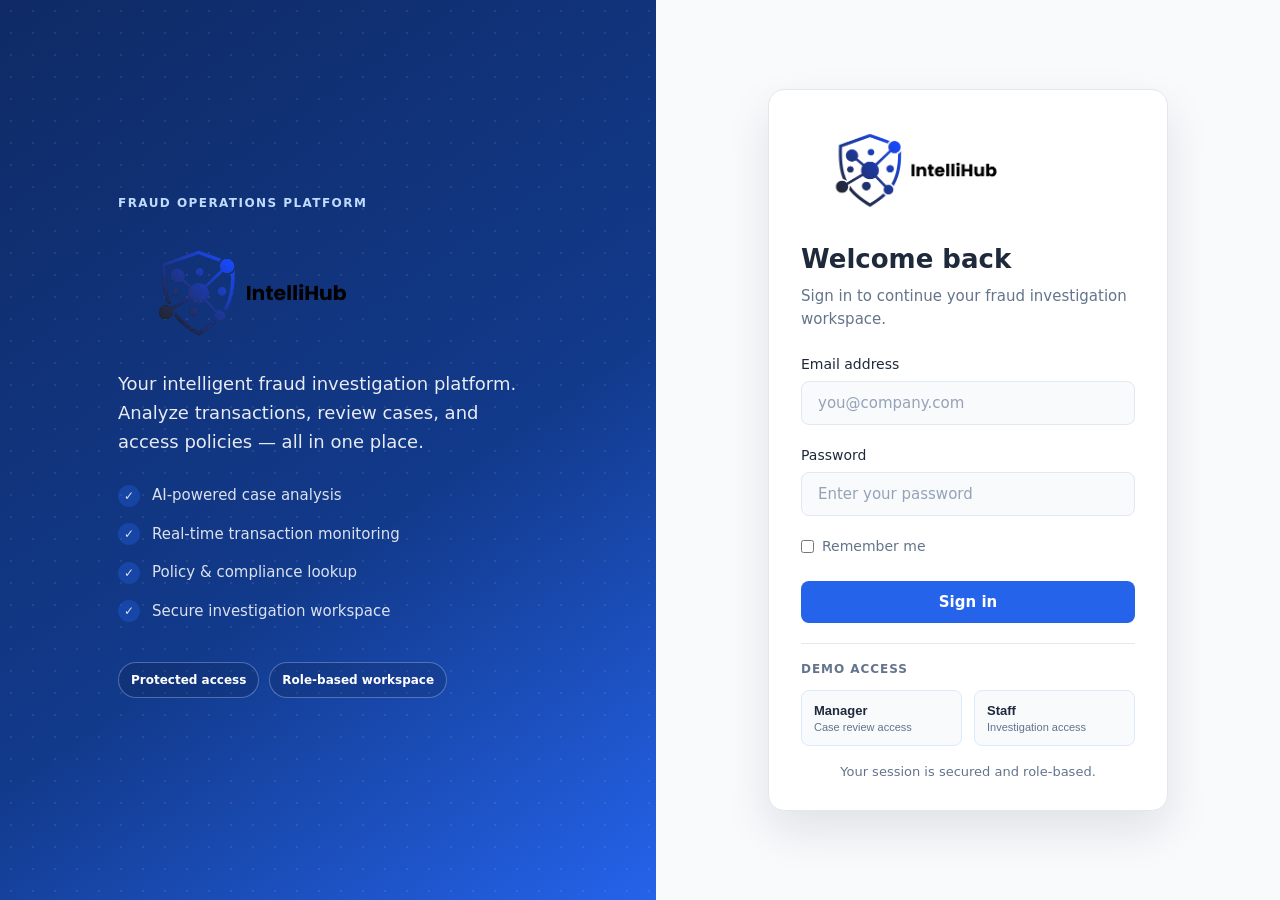
<file: Interface/login.html>
<!doctype html>
<html lang="en">
	<head>
		<meta charset="UTF-8" />
		<meta name="viewport" content="width=device-width, initial-scale=1.0" />
		<title>Sign In — IntelliHub</title>
		<link rel="stylesheet" href="assets/styles.css?v=20260821" />
	</head>
	<body>
		<div class="login-page">
			<div class="login-brand">
				<div class="brand-content">
					<p class="brand-eyebrow">Fraud operations platform</p>
					<div class="brand-logo">
						<div class="brand-logo-wrap">
							<img
								src="assets/logo.png?v=20260821"
								alt="IntelliHub"
								class="brand-logo-img"
							/>
						</div>
					</div>
					<p class="brand-tagline">
						Your intelligent fraud investigation platform. Analyze transactions,
						review cases, and access policies — all in one place.
					</p>
					<ul class="brand-features">
						<li>AI-powered case analysis</li>
						<li>Real-time transaction monitoring</li>
						<li>Policy & compliance lookup</li>
						<li>Secure investigation workspace</li>
					</ul>
					<div class="brand-assurance">
						<span>Protected access</span>
						<span>Role-based workspace</span>
					</div>
				</div>
			</div>

			<div class="login-form-panel">
				<div class="login-card">
					<div class="login-card-logo-wrap">
						<img
							src="assets/logo.png?v=20260821"
							alt="IntelliHub"
							class="login-card-logo"
						/>
					</div>
					<h1>Welcome back</h1>
					<p class="login-subtitle">
						Sign in to continue your fraud investigation workspace.
					</p>

					<div
						id="errorAlert"
						class="alert alert-error"
						style="display: none"
					></div>

					<form id="loginForm">
						<div class="form-group">
							<label for="email">Email address</label>
							<input
								type="email"
								id="email"
								name="email"
								placeholder="you@company.com"
								required
								autocomplete="email"
							/>
						</div>

						<div class="form-group">
							<label for="password">Password</label>
							<input
								type="password"
								id="password"
								name="password"
								placeholder="Enter your password"
								required
								autocomplete="current-password"
							/>
						</div>

						<div class="form-row">
							<label class="checkbox-label">
								<input type="checkbox" id="remember" />
								Remember me
							</label>
						</div>

						<button type="submit" class="btn btn-primary" id="loginBtn">
							Sign in
						</button>
					</form>

					<div class="demo-access">
						<p>Demo access</p>
						<div class="demo-access-options">
							<button type="button" class="demo-access-option" data-email="manager@intellihub.com" data-password="manager123">
								<strong>Manager</strong><span>Case review access</span>
							</button>
							<button type="button" class="demo-access-option" data-email="staff@intellihub.com" data-password="staff123">
								<strong>Staff</strong><span>Investigation access</span>
							</button>
						</div>
					</div>

					<div class="login-footer">
						Your session is secured and role-based.
					</div>
				</div>
			</div>
		</div>

		<script>
			const API = "../Logic/auth.php";

			async function checkSession() {
				const res = await fetch(`${API}?action=check`, {
					credentials: "include",
				});
				const data = await res.json();
				if (data.authenticated) {
					window.location.href = "dashboard.php";
				}
			}

			checkSession();

			document.querySelectorAll(".demo-access-option").forEach((option) => {
				option.addEventListener("click", () => {
					document.getElementById("email").value = option.dataset.email;
					document.getElementById("password").value = option.dataset.password;
					document.getElementById("password").focus();
				});
			});

			document
				.getElementById("loginForm")
				.addEventListener("submit", async (e) => {
					e.preventDefault();

					const btn = document.getElementById("loginBtn");
					const errorAlert = document.getElementById("errorAlert");
					errorAlert.style.display = "none";

					btn.disabled = true;
					btn.textContent = "Signing in…";

					try {
						const res = await fetch(`${API}?action=login`, {
							method: "POST",
							credentials: "include",
							headers: { "Content-Type": "application/json" },
							body: JSON.stringify({
								email: document.getElementById("email").value,
								password: document.getElementById("password").value,
							}),
						});

						const data = await res.json();

						if (!res.ok) {
							errorAlert.textContent = data.error || "Login failed.";
							errorAlert.style.display = "block";
							return;
						}

						window.location.href = "dashboard.php";
					} catch {
						errorAlert.textContent = "Unable to connect to server.";
						errorAlert.style.display = "block";
					} finally {
						btn.disabled = false;
						btn.textContent = "Sign in";
					}
				});
		</script>
	</body>
</html>
</file>
<file: Interface/assets/styles.css>
:root {
	--ih-primary: #1e3a5f;
	--ih-primary-dark: #152a45;
	--ih-accent: #2563eb;
	--ih-accent-hover: #1d4ed8;
	--ih-success: #059669;
	--ih-warning: #d97706;
	--ih-danger: #dc2626;
	--ih-bg: #f1f5f9;
	--ih-surface: #ffffff;
	--ih-text: #1e293b;
	--ih-muted: #64748b;
	--ih-border: #e2e8f0;
	--ih-user-bubble: #2563eb;
	--ih-bot-bubble: #f8fafc;
	--ih-shadow: 0 4px 24px rgba(15, 23, 42, 0.08);
	--ih-shadow-lg: 0 12px 40px rgba(15, 23, 42, 0.12);
	--ih-radius: 12px;
	--ih-radius-sm: 8px;
	--ih-font: "Segoe UI", system-ui, -apple-system, sans-serif;
	--ih-header-h: 76px;
}

*,
*::before,
*::after {
	box-sizing: border-box;
	margin: 0;
	padding: 0;
}

body {
	font-family: var(--ih-font);
	background: var(--ih-bg);
	color: var(--ih-text);
	line-height: 1.5;
	min-height: 100vh;
}

.hidden {
	display: none !important;
}

/* ── Login Page ── */

.login-page {
	display: flex;
	height: 100dvh;
	overflow: hidden;
}

.login-brand {
	flex: 1;
	background: var(--ih-primary);
	color: #fff;
	display: flex;
	flex-direction: column;
	justify-content: center;
	align-items: center;
	padding: clamp(2.5rem, 8vh, 5rem) 3rem 3rem;
	position: relative;
	overflow: hidden;
}

.login-brand::after {
	content: "";
	position: absolute;
	inset: 0;
	background-image: radial-gradient(rgba(255, 255, 255, 0.08) 1px, transparent 1px);
	background-size: 22px 22px;
	pointer-events: none;
}

.brand-content {
	position: relative;
	z-index: 1;
	width: min(100%, 420px);
	max-width: 420px;
	transform: translateY(-1rem);
}

.brand-logo {
	display: flex;
	align-items: center;
	margin-bottom: 0.75rem;
}

.brand-logo-wrap {
	display: block;
	background: #0a0a0a00;
	padding: 0;
	border-radius: var(--ih-radius-sm);
	margin-bottom: 0;
}

.brand-logo-img {
	width: 100%;
	max-width: 280px;
	height: auto;
	object-fit: contain;
}

.brand-icon {
	width: 48px;
	height: 48px;
	background: rgba(255, 255, 255, 0.12);
	border-radius: var(--ih-radius-sm);
	display: flex;
	align-items: center;
	justify-content: center;
	font-size: 1.5rem;
}

.brand-name {
	font-size: 1.75rem;
	font-weight: 700;
	letter-spacing: -0.02em;
}

.brand-tagline {
	font-size: 1.125rem;
	opacity: 0.9;
	margin-bottom: 1.75rem;
	line-height: 1.6;
}

.brand-features {
	list-style: none;
	display: flex;
	flex-direction: column;
	gap: 1rem;
}

.brand-features li {
	display: flex;
	align-items: center;
	gap: 0.75rem;
	font-size: 0.9375rem;
	opacity: 0.85;
}

.brand-features li::before {
	content: "✓";
	display: flex;
	align-items: center;
	justify-content: center;
	width: 22px;
	height: 22px;
	background: rgba(37, 99, 235, 0.4);
	border-radius: 50%;
	font-size: 0.75rem;
	flex-shrink: 0;
}

.login-form-panel {
	flex: 1;
	display: flex;
	align-items: center;
	justify-content: center;
	padding: 2rem;
	background: var(--ih-surface);
}

.login-card {
	width: 100%;
	max-width: 400px;
}

.login-card-logo-wrap {
	display: block;
	background: #0a0a0a00;
	padding: 1rem 1.25rem;
	border-radius: var(--ih-radius-sm);
	margin-bottom: 1.5rem;
}

.login-card-logo {
	width: 100%;
	max-width: 240px;
	height: auto;
	display: block;
}

.login-card h1 {
	font-size: 1.5rem;
	font-weight: 700;
	margin-bottom: 0.375rem;
	color: var(--ih-text);
}

.login-subtitle {
	color: var(--ih-muted);
	font-size: 0.9375rem;
	margin-bottom: 2rem;
}

.form-group {
	margin-bottom: 1.25rem;
}

.form-group label {
	display: block;
	font-size: 0.875rem;
	font-weight: 500;
	margin-bottom: 0.375rem;
	color: var(--ih-text);
}

.form-group input {
	width: 100%;
	padding: 0.75rem 1rem;
	border: 1px solid var(--ih-border);
	border-radius: var(--ih-radius-sm);
	font-size: 0.9375rem;
	font-family: inherit;
	transition: border-color 0.15s, box-shadow 0.15s;
	background: var(--ih-surface);
	color: var(--ih-text);
}

.form-group input:focus {
	outline: none;
	border-color: var(--ih-accent);
	box-shadow: 0 0 0 3px rgba(37, 99, 235, 0.15);
}

.form-group input::placeholder {
	color: #94a3b8;
}

.form-row {
	display: flex;
	align-items: center;
	justify-content: space-between;
	margin-bottom: 1.5rem;
}

.checkbox-label {
	display: flex;
	align-items: center;
	gap: 0.5rem;
	font-size: 0.875rem;
	color: var(--ih-muted);
	cursor: pointer;
}

.checkbox-label input {
	width: auto;
	accent-color: var(--ih-accent);
}

.btn {
	display: inline-flex;
	align-items: center;
	justify-content: center;
	gap: 0.5rem;
	padding: 0.75rem 1.5rem;
	border: none;
	border-radius: var(--ih-radius-sm);
	font-size: 0.9375rem;
	font-weight: 600;
	font-family: inherit;
	cursor: pointer;
	transition: background 0.15s, transform 0.1s;
}

.btn:active {
	transform: scale(0.98);
}

.btn-primary {
	width: 100%;
	background: var(--ih-accent);
	color: #fff;
}

.btn-primary:hover {
	background: var(--ih-accent-hover);
}

.btn-primary:disabled {
	opacity: 0.6;
	cursor: not-allowed;
}

.alert {
	padding: 0.75rem 1rem;
	border-radius: var(--ih-radius-sm);
	font-size: 0.875rem;
	margin-bottom: 1.25rem;
}

.alert-error {
	background: #fef2f2;
	color: var(--ih-danger);
	border: 1px solid #fecaca;
}

.login-footer {
	margin-top: 2rem;
	text-align: center;
	font-size: 0.8125rem;
	color: var(--ih-muted);
}

/* Enhanced sign-in experience */
.login-brand {
	background: linear-gradient(145deg, #0f2a65 0%, #123a8b 58%, #2563eb 100%);
}

.brand-eyebrow {
	margin: 0 0 1.25rem;
	font-size: 0.75rem;
	font-weight: 700;
	letter-spacing: 0.12em;
	text-transform: uppercase;
	color: #bfdbfe;
}

.brand-assurance {
	display: flex;
	flex-wrap: wrap;
	gap: 0.625rem;
	margin-top: 2.5rem;
}

.brand-assurance span {
	padding: 0.5rem 0.75rem;
	border: 1px solid rgba(191, 219, 254, 0.35);
	border-radius: 999px;
	background: rgba(15, 23, 42, 0.16);
	font-size: 0.75rem;
	font-weight: 600;
}

.login-form-panel {
	background: #f8fafc;
}

.login-card {
	padding: 2.25rem;
	background: var(--ih-surface);
	border: 1px solid #e2e8f0;
	border-radius: 1rem;
	box-shadow: 0 20px 45px rgba(15, 23, 42, 0.1);
}

.login-card-logo-wrap {
	padding: 0;
	margin-bottom: 1.75rem;
}

.login-card h1 {
	font-size: 1.75rem;
}

.login-subtitle {
	margin-bottom: 2.25rem;
}

.form-group input {
	background: #f8fafc;
}

.demo-access {
	margin-top: 1.75rem;
	padding-top: 1.25rem;
	border-top: 1px solid #e2e8f0;
}

.demo-access > p {
	margin: 0 0 0.75rem;
	font-size: 0.75rem;
	font-weight: 700;
	letter-spacing: 0.08em;
	text-transform: uppercase;
	color: var(--ih-muted);
}

.demo-access-options {
	display: grid;
	grid-template-columns: repeat(2, minmax(0, 1fr));
	gap: 0.75rem;
}

.demo-access-option {
	display: flex;
	flex-direction: column;
	gap: 0.2rem;
	padding: 0.75rem;
	text-align: left;
	background: #f8fafc;
	border: 1px solid #dbeafe;
	border-radius: var(--ih-radius-sm);
	color: var(--ih-text);
	cursor: pointer;
	transition: border-color 0.15s, background 0.15s, transform 0.15s;
}

.demo-access-option:hover,
.demo-access-option:focus-visible {
	border-color: var(--ih-accent);
	background: #eff6ff;
	outline: none;
	transform: translateY(-1px);
}

.demo-access-option strong {
	font-size: 0.8125rem;
}

.demo-access-option span {
	font-size: 0.6875rem;
	color: var(--ih-muted);
}

/* Keep the complete login workflow within one viewport. */
.login-card {
	padding: 1.75rem 2rem;
}

.login-card-logo-wrap {
	margin-bottom: 1.25rem;
}

.login-card h1 {
	font-size: 1.625rem;
}

.login-subtitle {
	margin-bottom: 1.5rem;
}

.demo-access {
	margin-top: 1.25rem;
	padding-top: 1rem;
}

.login-footer {
	margin-top: 1rem;
}

@media (max-height: 700px) {
	.login-form-panel {
		padding: 1rem;
	}

	.login-card {
		padding: 1.25rem 1.5rem;
	}

	.login-card-logo {
		max-width: 180px;
	}

	.login-card-logo-wrap,
	.login-subtitle {
		margin-bottom: 1rem;
	}

	.form-group {
		margin-bottom: 0.875rem;
	}

	.form-row {
		margin-bottom: 1rem;
	}

	.demo-access {
		margin-top: 1rem;
		padding-top: 0.75rem;
	}
}

/* ── Chat Page ── */

.chat-app {
	display: flex;
	flex-direction: column;
	height: 100vh;
	max-width: 900px;
	margin: 0 auto;
	background: var(--ih-surface);
	box-shadow: var(--ih-shadow-lg);
}

.chat-header {
	display: flex;
	align-items: center;
	justify-content: space-between;
	padding: 1rem 1.5rem;
	background: var(--ih-primary);
	color: #fff;
	flex-shrink: 0;
}

.header-left {
	display: flex;
	align-items: center;
	gap: 0.875rem;
}

.header-icon {
	width: 40px;
	height: 40px;
	background: rgba(255, 255, 255, 0.12);
	border-radius: var(--ih-radius-sm);
	display: flex;
	align-items: center;
	justify-content: center;
	font-size: 1.25rem;
}

.header-title h1 {
	font-size: 1.125rem;
	font-weight: 600;
	line-height: 1.2;
}

.header-title p {
	font-size: 0.75rem;
	opacity: 0.75;
}

.header-right {
	display: flex;
	align-items: center;
	gap: 1rem;
}

.user-badge {
	display: flex;
	align-items: center;
	gap: 0.5rem;
	font-size: 0.875rem;
	opacity: 0.9;
}

.user-avatar {
	width: 32px;
	height: 32px;
	background: rgba(255, 255, 255, 0.15);
	border-radius: 50%;
	display: flex;
	align-items: center;
	justify-content: center;
	font-size: 0.8125rem;
	font-weight: 600;
}

.btn-logout {
	background: rgba(255, 255, 255, 0.1);
	color: #fff;
	border: 1px solid rgba(255, 255, 255, 0.2);
	padding: 0.5rem 1rem;
	border-radius: var(--ih-radius-sm);
	font-size: 0.8125rem;
	font-weight: 500;
	font-family: inherit;
	cursor: pointer;
	transition: background 0.15s;
}

.btn-logout:hover {
	background: rgba(255, 255, 255, 0.2);
}

.chat-messages {
	flex: 1;
	overflow-y: auto;
	padding: 1.5rem;
	display: flex;
	flex-direction: column;
	gap: 1rem;
	background: var(--ih-bg);
}

.welcome-state {
	display: flex;
	flex-direction: column;
	align-items: center;
	justify-content: center;
	text-align: center;
	padding: 3rem 1.5rem;
	color: var(--ih-muted);
	flex: 1;
}

.welcome-icon {
	width: 64px;
	height: 64px;
	background: var(--ih-surface);
	border-radius: 50%;
	display: flex;
	align-items: center;
	justify-content: center;
	font-size: 1.75rem;
	margin-bottom: 1.25rem;
	box-shadow: var(--ih-shadow);
}

.welcome-state h2 {
	font-size: 1.25rem;
	color: var(--ih-text);
	margin-bottom: 0.5rem;
}

.welcome-state p {
	font-size: 0.9375rem;
	max-width: 360px;
	margin-bottom: 1.5rem;
}

.suggestion-chips {
	display: flex;
	flex-wrap: wrap;
	gap: 0.5rem;
	justify-content: center;
	max-width: 480px;
}

.chip {
	padding: 0.5rem 1rem;
	background: var(--ih-surface);
	border: 1px solid var(--ih-border);
	border-radius: 999px;
	font-size: 0.8125rem;
	color: var(--ih-text);
	cursor: pointer;
	transition: border-color 0.15s, background 0.15s;
	font-family: inherit;
}

.chip:hover {
	border-color: var(--ih-accent);
	background: #eff6ff;
}

.message {
	display: flex;
	gap: 0.75rem;
	max-width: 85%;
	animation: fadeIn 0.25s ease;
}

@keyframes fadeIn {
	from {
		opacity: 0;
		transform: translateY(6px);
	}
	to {
		opacity: 1;
		transform: translateY(0);
	}
}

.message.user {
	align-self: flex-end;
	flex-direction: row-reverse;
}

.message-avatar {
	width: 32px;
	height: 32px;
	border-radius: 50%;
	display: flex;
	align-items: center;
	justify-content: center;
	font-size: 0.75rem;
	font-weight: 600;
	flex-shrink: 0;
}

.message.bot .message-avatar {
	background: var(--ih-primary);
	color: #fff;
}

.message.user .message-avatar {
	background: var(--ih-accent);
	color: #fff;
}

.message-content {
	display: flex;
	flex-direction: column;
	gap: 0.375rem;
}

.message-bubble {
	padding: 0.75rem 1rem;
	border-radius: var(--ih-radius);
	font-size: 0.9375rem;
	line-height: 1.55;
	word-wrap: break-word;
}

.message.bot .message-bubble {
	background: var(--ih-surface);
	border: 1px solid var(--ih-border);
	border-top-left-radius: 4px;
}

.message.user .message-bubble {
	background: var(--ih-user-bubble);
	color: #fff;
	border-top-right-radius: 4px;
}

/* Markdown blocks inside a bot answer (bullets, steps, headings, code). */
.message-bubble-rich > *:first-child {
	margin-top: 0;
}

.message-bubble-rich > *:last-child {
	margin-bottom: 0;
}

.message-bubble-rich p {
	margin: 0 0 0.6rem;
}

.message-bubble-rich ul,
.message-bubble-rich ol {
	margin: 0 0 0.6rem;
	padding-left: 1.25rem;
}

.message-bubble-rich li {
	margin-bottom: 0.3rem;
}

.message-bubble-rich li::marker {
	color: var(--ih-accent);
}

.message-bubble-rich h1,
.message-bubble-rich h2,
.message-bubble-rich h3,
.message-bubble-rich h4 {
	margin: 0.9rem 0 0.4rem;
	font-size: 0.9375rem;
	font-weight: 600;
	color: var(--ih-primary);
}

.message-bubble-rich strong {
	font-weight: 600;
	color: var(--ih-primary);
}

.message-bubble-rich code {
	background: var(--ih-bg);
	border-radius: 4px;
	padding: 0.1rem 0.3rem;
	font-size: 0.85em;
	font-family: "Consolas", "Monaco", monospace;
}

.message-bubble-rich pre {
	background: var(--ih-bg);
	border: 1px solid var(--ih-border);
	border-radius: var(--ih-radius-sm);
	padding: 0.625rem 0.75rem;
	overflow-x: auto;
	margin: 0 0 0.6rem;
}

.message-bubble-rich pre code {
	background: none;
	padding: 0;
}

.message-bubble-rich blockquote {
	margin: 0 0 0.6rem;
	padding-left: 0.75rem;
	border-left: 3px solid var(--ih-border);
	color: var(--ih-muted);
}

.message-bubble-rich table {
	border-collapse: collapse;
	width: 100%;
	margin: 0 0 0.6rem;
	font-size: 0.875rem;
}

.message-bubble-rich th,
.message-bubble-rich td {
	border: 1px solid var(--ih-border);
	padding: 0.375rem 0.5rem;
	text-align: left;
}

/* Confidence progress bar under a bot answer. */
.answer-confidence {
	max-width: 260px;
	display: flex;
	flex-direction: column;
	gap: 0.25rem;
}

.answer-confidence-head {
	display: flex;
	align-items: center;
	justify-content: space-between;
	gap: 0.5rem;
	font-size: 0.6875rem;
	font-weight: 600;
	letter-spacing: 0.02em;
	text-transform: uppercase;
	color: var(--ih-muted);
}

.answer-confidence-value {
	font-size: 0.75rem;
	color: var(--ih-confidence, var(--ih-muted));
}

.answer-confidence-track {
	height: 6px;
	border-radius: 999px;
	background: var(--ih-border);
	overflow: hidden;
}

.answer-confidence-fill {
	height: 100%;
	border-radius: 999px;
	background: var(--ih-confidence, var(--ih-muted));
	transition: width 0.4s ease;
}

.answer-confidence-high {
	--ih-confidence: var(--ih-success);
}

.answer-confidence-medium {
	--ih-confidence: var(--ih-warning);
}

.answer-confidence-low {
	--ih-confidence: var(--ih-danger);
}

.message-sources {
	display: flex;
	flex-wrap: wrap;
	gap: 0.375rem;
}

/* Shown when permission-aware retrieval drops a matching record before it
   reaches the AI, so users can see that filtering happened, not just a gap
   in the answer. */
.answer-restricted-note {
	display: flex;
	align-items: center;
	gap: 0.375rem;
	padding: 0.375rem 0.625rem;
	background: #fffbeb;
	border: 1px solid #fde68a;
	border-radius: 8px;
	color: var(--ih-warning);
	font-size: 0.75rem;
	font-weight: 500;
}

.answer-restricted-note::before {
	content: "🔒";
	font-size: 0.75rem;
}

.source-tag {
	display: inline-flex;
	flex-direction: column;
	align-items: flex-start;
	gap: 0.125rem;
	padding: 0.375rem 0.75rem;
	background: #eff6ff;
	color: var(--ih-accent);
	border-radius: 10px;
	font-size: 0.75rem;
	font-weight: 500;
	border: 1px solid transparent;
	cursor: pointer;
	transition: background 0.15s, border-color 0.15s, transform 0.1s;
	font-family: inherit;
	text-align: left;
}

.source-tag:hover {
	background: #dbeafe;
	border-color: var(--ih-accent);
	transform: translateY(-1px);
}

.source-tag-label {
	display: inline-flex;
	align-items: center;
	gap: 0.3rem;
}

.source-tag-label::before {
	content: "📄";
	font-size: 0.625rem;
}

.source-tag-meta {
	display: inline-flex;
	align-items: center;
	gap: 0.3rem;
	font-size: 0.6875rem;
	font-weight: 400;
	color: #5b7ba8;
}

.source-tag-confidence {
	font-weight: 600;
	color: var(--ih-success);
}

.source-tag-dot {
	opacity: 0.6;
}

.typing-indicator {
	display: flex;
	gap: 4px;
	padding: 0.875rem 1rem;
	background: var(--ih-surface);
	border: 1px solid var(--ih-border);
	border-radius: var(--ih-radius);
	border-top-left-radius: 4px;
	width: fit-content;
}

.typing-indicator span {
	width: 7px;
	height: 7px;
	background: var(--ih-muted);
	border-radius: 50%;
	animation: bounce 1.4s infinite ease-in-out both;
}

.typing-indicator span:nth-child(1) {
	animation-delay: -0.32s;
}
.typing-indicator span:nth-child(2) {
	animation-delay: -0.16s;
}

@keyframes bounce {
	0%,
	80%,
	100% {
		transform: scale(0.6);
		opacity: 0.4;
	}
	40% {
		transform: scale(1);
		opacity: 1;
	}
}

.chat-input-area {
	padding: 1rem 1.5rem;
	background: var(--ih-surface);
	border-top: 1px solid var(--ih-border);
	flex-shrink: 0;
}

.chat-input-wrapper {
	display: flex;
	gap: 0.75rem;
	align-items: flex-end;
	background: var(--ih-bg);
	border: 1px solid var(--ih-border);
	border-radius: var(--ih-radius);
	padding: 0.5rem 0.5rem 0.5rem 1rem;
	transition: border-color 0.15s, box-shadow 0.15s;
}

.chat-input-wrapper:focus-within {
	border-color: var(--ih-accent);
	box-shadow: 0 0 0 3px rgba(37, 99, 235, 0.1);
}

.chat-input-wrapper textarea {
	flex: 1;
	border: none;
	background: transparent;
	font-size: 0.9375rem;
	font-family: inherit;
	resize: none;
	max-height: 120px;
	line-height: 1.5;
	padding: 0.375rem 0;
	color: var(--ih-text);
}

.chat-input-wrapper textarea:focus {
	outline: none;
}

.chat-input-wrapper textarea::placeholder {
	color: #94a3b8;
}

.btn-send {
	width: 40px;
	height: 40px;
	background: var(--ih-accent);
	color: #fff;
	border: none;
	border-radius: var(--ih-radius-sm);
	cursor: pointer;
	display: flex;
	align-items: center;
	justify-content: center;
	flex-shrink: 0;
	transition: background 0.15s;
}

.btn-send:hover {
	background: var(--ih-accent-hover);
}

.btn-send:disabled {
	opacity: 0.5;
	cursor: not-allowed;
}

.input-hint {
	font-size: 0.75rem;
	color: var(--ih-muted);
	margin-top: 0.5rem;
	text-align: center;
}

.error-message {
	background: #fef2f2;
	color: var(--ih-danger);
	padding: 0.75rem 1rem;
	border-radius: var(--ih-radius-sm);
	font-size: 0.875rem;
	margin: 0.5rem 0;
	align-self: center;
}

@media (max-width: 768px) {
	.login-brand {
		display: none;
	}

	.chat-header {
		padding: 0.875rem 1rem;
	}

	.user-badge span {
		display: none;
	}

	.message {
		max-width: 92%;
	}
}

/* ── Dashboard App Shell ── */

.app-layout {
	display: flex;
	min-height: 100vh;
}

.sidebar {
	width: 260px;
	background: var(--ih-primary);
	color: #fff;
	display: flex;
	flex-direction: column;
	flex-shrink: 0;
	position: fixed;
	top: 0;
	left: 0;
	bottom: 0;
	z-index: 100;
}

.sidebar-brand {
	display: flex;
	align-items: center;
	justify-content: flex-start;
	height: var(--ih-header-h);
	padding: 0 0.5rem;
	border-bottom: 1px solid var(--ih-border);
	background: #ffffff;
	flex-shrink: 0;
	box-sizing: border-box;
}

.sidebar-logo {
	max-height: 68px;
	width: auto;
	max-width: 244px;
	object-fit: contain;
}

.sidebar-brand-icon {
	width: 36px;
	height: 36px;
	background: rgba(255, 255, 255, 0.12);
	border-radius: var(--ih-radius-sm);
	display: flex;
	align-items: center;
	justify-content: center;
	font-size: 1.125rem;
}

.sidebar-brand-text {
	font-size: 1.125rem;
	font-weight: 700;
	letter-spacing: -0.02em;
	color: var(--ih-primary);
}

.sidebar-nav {
	flex: 1;
	padding: 1rem 0.75rem;
	display: flex;
	flex-direction: column;
	gap: 0.25rem;
}

.nav-item {
	display: flex;
	align-items: center;
	gap: 0.75rem;
	padding: 0.75rem 1rem;
	border-radius: var(--ih-radius-sm);
	color: rgba(255, 255, 255, 0.75);
	text-decoration: none;
	font-size: 0.9375rem;
	font-weight: 500;
	transition: background 0.15s, color 0.15s;
	cursor: pointer;
	border: none;
	background: none;
	width: 100%;
	text-align: left;
	font-family: inherit;
}

.nav-item:hover {
	background: rgba(255, 255, 255, 0.08);
	color: #fff;
}

.nav-item.active {
	background: rgba(37, 99, 235, 0.35);
	color: #fff;
}

.nav-icon {
	width: 20px;
	height: 20px;
	display: flex;
	align-items: center;
	justify-content: center;
	flex-shrink: 0;
	opacity: 0.85;
}

.sidebar-footer {
	padding: 1rem 0.75rem;
	border-top: 1px solid rgba(255, 255, 255, 0.08);
}

.main-content {
	flex: 1;
	margin-left: 260px;
	display: flex;
	flex-direction: column;
	min-height: 100vh;
}

.topbar {
	display: flex;
	align-items: center;
	justify-content: space-between;
	height: var(--ih-header-h);
	padding: 0 2rem;
	background: var(--ih-surface);
	border-bottom: 1px solid var(--ih-border);
	position: sticky;
	top: 0;
	z-index: 50;
	box-sizing: border-box;
}

.topbar-title h1 {
	font-size: 1.375rem;
	font-weight: 700;
	color: var(--ih-text);
}

.topbar-title p {
	font-size: 0.8125rem;
	color: var(--ih-muted);
}

.topbar-user {
	display: flex;
	align-items: center;
	gap: 0.875rem;
}

.topbar-avatar {
	width: 36px;
	height: 36px;
	background: var(--ih-primary);
	color: #fff;
	border-radius: 50%;
	display: flex;
	align-items: center;
	justify-content: center;
	font-size: 0.8125rem;
	font-weight: 600;
}

.topbar-user-info {
	text-align: right;
}

.topbar-user-name {
	font-size: 0.875rem;
	font-weight: 600;
}

.topbar-user-role {
	font-size: 0.75rem;
	color: var(--ih-muted);
}

.page-content {
	padding: 1.75rem 2rem;
	flex: 1;
}

.view-panel {
	display: none;
}

.view-panel.active {
	display: block;
	animation: fadeIn 0.2s ease;
}

/* Stats cards */

.stats-grid {
	display: grid;
	grid-template-columns: repeat(auto-fit, minmax(200px, 1fr));
	gap: 1.25rem;
	margin-bottom: 2rem;
}

.stat-card {
	background: var(--ih-surface);
	border: 1px solid var(--ih-border);
	border-radius: var(--ih-radius);
	padding: 1.25rem;
	box-shadow: var(--ih-shadow);
}

button.stat-card {
	width: 100%;
	font-family: inherit;
	text-align: left;
	cursor: pointer;
	transition: border-color 0.15s, box-shadow 0.15s, transform 0.15s;
}

button.stat-card:hover,
button.stat-card:focus-visible {
	border-color: var(--ih-accent);
	box-shadow: 0 4px 12px rgba(37, 99, 235, 0.14);
	outline: none;
	transform: translateY(-1px);
}

.stat-card-header {
	display: flex;
	align-items: center;
	justify-content: space-between;
	margin-bottom: 0.75rem;
}

.stat-label {
	font-size: 0.8125rem;
	color: var(--ih-muted);
	font-weight: 500;
}

.stat-icon {
	width: 36px;
	height: 36px;
	border-radius: var(--ih-radius-sm);
	display: flex;
	align-items: center;
	justify-content: center;
	font-size: 1rem;
}

.stat-icon.blue { background: #eff6ff; }
.stat-icon.red { background: #fef2f2; }
.stat-icon.green { background: #ecfdf5; }
.stat-icon.amber { background: #fffbeb; }

.stat-value {
	font-size: 1.75rem;
	font-weight: 700;
	color: var(--ih-text);
	line-height: 1;
}

.stat-change {
	font-size: 0.75rem;
	color: var(--ih-muted);
	margin-top: 0.375rem;
}

/* Content cards */

.content-grid {
	display: grid;
	grid-template-columns: 1fr 1fr;
	gap: 1.25rem;
}

.content-card {
	background: var(--ih-surface);
	border: 1px solid var(--ih-border);
	border-radius: var(--ih-radius);
	box-shadow: var(--ih-shadow);
	overflow: hidden;
}

.content-card.full-width {
	grid-column: 1 / -1;
}

.card-header {
	display: flex;
	align-items: center;
	justify-content: space-between;
	padding: 1rem 1.25rem;
	border-bottom: 1px solid var(--ih-border);
}

.card-header h2 {
	font-size: 0.9375rem;
	font-weight: 600;
}

.card-body {
	padding: 1.25rem;
}

/* Activity list */

.activity-list {
	display: flex;
	flex-direction: column;
	gap: 0.875rem;
}

.activity-item {
	display: flex;
	gap: 0.875rem;
	align-items: flex-start;
}

button.activity-item {
	width: 100%;
	padding: 0.25rem;
	border: 0;
	border-radius: var(--ih-radius-sm);
	background: transparent;
	color: inherit;
	font: inherit;
	text-align: left;
	cursor: pointer;
}

button.activity-item:hover,
button.activity-item:focus-visible {
	background: #f8fafc;
	outline: none;
}

.activity-dot {
	width: 8px;
	height: 8px;
	border-radius: 50%;
	margin-top: 0.5rem;
	flex-shrink: 0;
}

.activity-dot.red { background: var(--ih-danger); }
.activity-dot.amber { background: var(--ih-warning); }
.activity-dot.green { background: var(--ih-success); }
.activity-dot.blue { background: var(--ih-accent); }

.activity-text {
	font-size: 0.875rem;
	line-height: 1.45;
}

.activity-meta {
	font-size: 0.75rem;
	color: var(--ih-muted);
	margin-top: 0.125rem;
}

/* Data table */

.table-wrapper {
	overflow-x: auto;
}

.flagged-transactions-scroll {
	max-height: 285px;
	overflow-y: auto;
}

.flagged-transactions-scroll .data-table thead th {
	position: sticky;
	top: 0;
	z-index: 1;
}

.data-table {
	width: 100%;
	border-collapse: collapse;
	font-size: 0.875rem;
}

.data-table th {
	text-align: left;
	padding: 0.75rem 1rem;
	font-weight: 600;
	color: var(--ih-muted);
	font-size: 0.75rem;
	text-transform: uppercase;
	letter-spacing: 0.04em;
	border-bottom: 1px solid var(--ih-border);
	background: var(--ih-bg);
}

.data-table td {
	padding: 0.875rem 1rem;
	border-bottom: 1px solid var(--ih-border);
	vertical-align: top;
}

.data-table tr:last-child td {
	border-bottom: none;
}

.data-table tr:hover td {
	background: #f8fafc;
}

.data-table tr.clickable {
	cursor: pointer;
}

/* Badges */

.badge {
	display: inline-flex;
	align-items: center;
	padding: 0.2rem 0.625rem;
	border-radius: 999px;
	font-size: 0.75rem;
	font-weight: 600;
}

.badge-open { background: #fef3c7; color: #92400e; }
.badge-in-progress { background: #dbeafe; color: #1d4ed8; }
.badge-resolved { background: #d1fae5; color: #065f46; }
.badge-high { background: #fee2e2; color: #991b1b; }
.badge-medium { background: #fef3c7; color: #92400e; }
.badge-low { background: #d1fae5; color: #065f46; }
.badge-flagged { background: #fee2e2; color: #991b1b; }
.badge-clear { background: #d1fae5; color: #065f46; }

/* Neutral tag colors for policy categories — no severity meaning, just visual
   grouping, so no red/amber/green here. */
.badge-tag-purple { background: #ede9fe; color: #6d28d9; }
.badge-tag-teal { background: #ccfbf1; color: #0f766e; }
.badge-tag-orange { background: #ffedd5; color: #c2410c; }
.badge-tag-pink { background: #fce7f3; color: #be185d; }
.badge-tag-cyan { background: #cffafe; color: #0e7490; }
.badge-tag-slate { background: #f1f5f9; color: #475569; }

/* Search & knowledge */

.search-bar {
	display: flex;
	gap: 0.75rem;
	margin-bottom: 1.5rem;
}

.search-bar input {
	flex: 1;
	padding: 0.75rem 1rem;
	border: 1px solid var(--ih-border);
	border-radius: var(--ih-radius-sm);
	font-size: 0.9375rem;
	font-family: inherit;
	background: var(--ih-surface);
}

.search-bar input:focus {
	outline: none;
	border-color: var(--ih-accent);
	box-shadow: 0 0 0 3px rgba(37, 99, 235, 0.1);
}

.knowledge-layout {
	display: grid;
	grid-template-columns: 1fr 1fr;
	gap: 1.25rem;
	height: calc(100vh - 220px);
	min-height: 480px;
}

.knowledge-panel {
	background: var(--ih-surface);
	border: 1px solid var(--ih-border);
	border-radius: var(--ih-radius);
	box-shadow: var(--ih-shadow);
	display: flex;
	flex-direction: column;
	overflow: hidden;
}

.knowledge-panel-header {
	padding: 1rem 1.25rem;
	border-bottom: 1px solid var(--ih-border);
	font-weight: 600;
	font-size: 0.9375rem;
}

.knowledge-results {
	flex: 1;
	overflow-y: auto;
	padding: 1rem;
}

.result-item {
	padding: 0.875rem;
	border: 1px solid var(--ih-border);
	border-radius: var(--ih-radius-sm);
	margin-bottom: 0.625rem;
	cursor: default;
	transition: border-color 0.15s;
}

.result-item:hover {
	border-color: var(--ih-accent);
}

.result-item.clickable {
	cursor: pointer;
	width: 100%;
	background: var(--ih-surface);
	font: inherit;
	text-align: left;
}

.result-item.clickable:hover {
	background: #eff6ff;
}

.result-id {
	font-size: 0.75rem;
	font-weight: 600;
	color: var(--ih-accent);
	margin-bottom: 0.25rem;
}

.result-meta {
	display: flex;
	flex-wrap: wrap;
	align-items: center;
	gap: 0.375rem;
	margin-bottom: 0.375rem;
}

.result-meta-label {
	font-size: 0.75rem;
	color: var(--ih-muted);
}

.search-result-group {
	margin-bottom: 1.25rem;
}

.search-result-group:last-child {
	margin-bottom: 0;
}

.search-result-group-title {
	font-size: 0.8125rem;
	font-weight: 600;
	color: var(--ih-muted);
	text-transform: uppercase;
	letter-spacing: 0.04em;
	margin-bottom: 0.625rem;
}

.result-text {
	font-size: 0.8125rem;
	color: var(--ih-text);
	line-height: 1.5;
}

.empty-state {
	text-align: center;
	padding: 2.5rem 1rem;
	color: var(--ih-muted);
	font-size: 0.875rem;
}

/* Chat in dashboard */

.dashboard-chat {
	flex: 1;
	display: flex;
	flex-direction: column;
	overflow: hidden;
}

.dashboard-chat-messages {
	flex: 1;
	overflow-y: auto;
	padding: 1rem;
	display: flex;
	flex-direction: column;
	gap: 0.75rem;
	background: var(--ih-bg);
}

.dashboard-chat-input {
	padding: 0.75rem;
	border-top: 1px solid var(--ih-border);
	display: flex;
	gap: 0.5rem;
}

.dashboard-chat-input textarea {
	flex: 1;
	border: 1px solid var(--ih-border);
	border-radius: var(--ih-radius-sm);
	padding: 0.625rem 0.875rem;
	font-family: inherit;
	font-size: 0.875rem;
	resize: none;
	max-height: 80px;
}

.dashboard-chat-input textarea:focus {
	outline: none;
	border-color: var(--ih-accent);
}

/* Reports */

.report-toolbar {
	display: flex;
	align-items: center;
	justify-content: space-between;
	gap: 1rem;
	margin-bottom: 1.25rem;
	flex-wrap: wrap;
}

.report-toolbar-note {
	font-size: 0.8125rem;
	color: var(--ih-muted);
}

.sr-only {
	position: absolute;
	width: 1px;
	height: 1px;
	padding: 0;
	margin: -1px;
	overflow: hidden;
	clip: rect(0, 0, 0, 0);
	white-space: nowrap;
	border: 0;
}

.report-export-controls {
	display: flex;
	gap: 0.5rem;
	align-items: center;
}

.report-export-controls select {
	padding: 0.5rem 0.75rem;
	border: 1px solid var(--ih-border);
	border-radius: var(--ih-radius-sm);
	background: var(--ih-surface);
	color: var(--ih-text);
	font: inherit;
	font-size: 0.8125rem;
}

.manager-report-brief {
	margin: 1.25rem 0;
	padding: 1.5rem;
	border: 1px solid #bfdbfe;
	border-top: 4px solid #2563eb;
	border-radius: var(--ih-radius);
	background: linear-gradient(135deg, #f8fbff 0%, #eff6ff 100%);
	box-shadow: 0 8px 24px rgba(37, 99, 235, 0.08);
}

.manager-report-brief-header {
	display: flex;
	align-items: flex-start;
	justify-content: space-between;
	gap: 1rem;
	margin-bottom: 1.25rem;
}

.manager-report-eyebrow {
	margin: 0 0 0.25rem;
	color: #2563eb;
	font-size: 0.75rem;
	font-weight: 700;
	letter-spacing: 0.08em;
	text-transform: uppercase;
}

.manager-report-brief h2,
.manager-risk-register h3 {
	margin: 0;
	color: #1e3a8a;
}

.manager-report-brief-header > p {
	max-width: 290px;
	margin: 0;
	color: #475569;
	font-size: 0.875rem;
	line-height: 1.5;
	text-align: right;
}

.manager-brief-metrics {
	display: grid;
	grid-template-columns: repeat(4, minmax(0, 1fr));
	gap: 0.75rem;
	margin-bottom: 1.25rem;
}

.manager-brief-metrics > div {
	padding: 1rem;
	border: 1px solid #dbeafe;
	border-radius: var(--ih-radius-sm);
	background: rgba(255, 255, 255, 0.86);
}

.manager-brief-metrics span,
.manager-brief-metrics small {
	display: block;
	color: var(--ih-muted);
	font-size: 0.75rem;
}

.manager-brief-metrics strong {
	display: block;
	margin: 0.3rem 0;
	color: #1e3a8a;
	font-size: 1.375rem;
}

.manager-risk-register {
	padding-top: 1.25rem;
	border-top: 1px solid #bfdbfe;
}

.manager-risk-register h3 {
	margin-bottom: 0.875rem;
	font-size: 0.9375rem;
}

.manager-risk-register-header {
	display: flex;
	align-items: center;
	justify-content: space-between;
	gap: 1rem;
	margin-bottom: 0.875rem;
}

.manager-risk-register-header h3 {
	margin: 0;
}

.manager-risk-register-header span {
	color: var(--ih-muted);
	font-size: 0.75rem;
	white-space: nowrap;
}

@media (max-width: 900px) {
	.manager-brief-metrics {
		grid-template-columns: repeat(2, minmax(0, 1fr));
	}
}

@media (max-width: 600px) {
	.manager-report-brief-header {
		flex-direction: column;
	}

	.manager-report-brief-header > p {
		text-align: left;
	}

	.manager-brief-metrics {
		grid-template-columns: 1fr;
	}
}

.report-grid {
	display: grid;
	grid-template-columns: repeat(auto-fit, minmax(280px, 1fr));
	gap: 1.25rem;
}

.report-split {
	display: grid;
	grid-template-columns: 1.2fr 0.8fr;
	gap: 1.25rem;
	margin-top: 1.25rem;
}

.card-header-note {
	font-size: 0.75rem;
	color: var(--ih-muted);
	font-weight: 500;
}

.report-card {
	background: var(--ih-surface);
	border: 1px solid var(--ih-border);
	border-radius: var(--ih-radius);
	padding: 1.5rem;
	box-shadow: var(--ih-shadow);
}

.report-card h3 {
	font-size: 0.9375rem;
	font-weight: 600;
	margin-bottom: 1rem;
}

.bar-chart {
	display: flex;
	flex-direction: column;
	gap: 0.75rem;
}

.bar-row {
	display: flex;
	align-items: center;
	gap: 0.75rem;
}

.bar-label {
	font-size: 0.8125rem;
	width: 148px;
	flex-shrink: 0;
	color: var(--ih-muted);
	white-space: nowrap;
	overflow: hidden;
	text-overflow: ellipsis;
}

.bar-track {
	flex: 1;
	height: 8px;
	background: var(--ih-bg);
	border-radius: 999px;
	overflow: hidden;
}

.bar-fill {
	height: 100%;
	border-radius: 999px;
	transition: width 0.5s ease;
}

.bar-fill.blue { background: var(--ih-accent); }
.bar-fill.red { background: var(--ih-danger); }
.bar-fill.amber { background: var(--ih-warning); }
.bar-fill.green { background: var(--ih-success); }

.bar-value {
	font-size: 0.8125rem;
	font-weight: 600;
	width: 32px;
	text-align: right;
}

.report-summary {
	font-size: 0.875rem;
	line-height: 1.6;
	color: var(--ih-muted);
}

.report-summary strong {
	color: var(--ih-text);
}

.report-finding {
	border: 1px solid var(--ih-border);
	border-left-width: 4px;
	border-radius: var(--ih-radius-sm);
	padding: 0.875rem 1rem;
	margin-bottom: 0.75rem;
	background: var(--ih-bg);
}

.report-finding:last-child {
	margin-bottom: 0;
}

.report-finding > strong {
	display: block;
	font-size: 0.875rem;
	margin-bottom: 0.25rem;
}

.report-finding p {
	font-size: 0.8125rem;
	color: var(--ih-muted);
	line-height: 1.5;
}

.report-finding.danger { border-left-color: var(--ih-danger); }
.report-finding.warning { border-left-color: var(--ih-warning); }
.report-finding.success { border-left-color: var(--ih-success); }
.report-finding.info { border-left-color: var(--ih-accent); }

/* Process Insights: automation-candidate rows expand into an AI Suggestion
   panel on click, with a hover cue so the interaction is discoverable. */
.insight-row {
	cursor: pointer;
	transition: background 0.15s;
}

.insight-row:hover,
.insight-row.insight-row-active {
	background: var(--ih-bg);
}

.insight-hint {
	opacity: 0.55;
	font-size: 0.8125rem;
	transition: opacity 0.15s;
}

.insight-row:hover .insight-hint {
	opacity: 1;
}

.insight-suggestion-row td {
	padding: 0 0 1rem;
	border-top: none;
}

.insight-suggestion-row .report-finding {
	margin: 0 0.25rem;
}

.btn-delete-row {
	display: inline-flex;
	align-items: center;
	justify-content: center;
	width: 28px;
	height: 28px;
	border: 1px solid var(--ih-border);
	border-radius: var(--ih-radius-sm);
	background: var(--ih-surface);
	color: var(--ih-muted);
	cursor: pointer;
	transition: border-color 0.15s, background 0.15s, color 0.15s;
}

.btn-delete-row:hover {
	border-color: var(--ih-danger);
	background: #fef2f2;
	color: var(--ih-danger);
}

.report-actions {
	margin: 0;
	padding-left: 1.25rem;
	display: flex;
	flex-direction: column;
	gap: 0.625rem;
	font-size: 0.875rem;
	color: var(--ih-text);
}

.report-actions li::marker {
	color: var(--ih-accent);
	font-weight: 600;
}

.btn-outline {
	padding: 0.5rem 1rem;
	border: 1px solid var(--ih-border);
	border-radius: var(--ih-radius-sm);
	background: var(--ih-surface);
	font-size: 0.8125rem;
	font-weight: 500;
	font-family: inherit;
	cursor: pointer;
	color: var(--ih-text);
	transition: border-color 0.15s, background 0.15s;
}

.btn-outline:hover {
	border-color: var(--ih-accent);
	background: #eff6ff;
}

#exportReportBtn {
	background: var(--ih-accent);
	border-color: var(--ih-accent);
	color: #fff;
	font-weight: 600;
}

#exportReportBtn:hover {
	background: var(--ih-accent-hover);
	border-color: var(--ih-accent-hover);
	color: #fff;
}

.filter-bar {
	display: flex;
	gap: 0.5rem;
	margin-bottom: 1.25rem;
	flex-wrap: wrap;
}

.filter-btn {
	padding: 0.375rem 0.875rem;
	border: 1px solid var(--ih-border);
	border-radius: 999px;
	background: var(--ih-surface);
	font-size: 0.8125rem;
	font-family: inherit;
	cursor: pointer;
	color: var(--ih-muted);
	transition: all 0.15s;
}

.filter-btn:hover,
.filter-btn.active {
	border-color: var(--ih-accent);
	background: #eff6ff;
	color: var(--ih-accent);
}

@media (max-width: 1024px) {
	.content-grid,
	.knowledge-layout,
	.report-split {
		grid-template-columns: 1fr;
	}

	.knowledge-layout {
		height: auto;
	}
}

@media (max-width: 768px) {
	.sidebar {
		width: 64px;
	}

	.sidebar-brand-text,
	.nav-item span,
	.sidebar-footer .btn-logout span {
		display: none;
	}

	.sidebar-brand {
		justify-content: center;
		padding: 0 0.5rem;
	}

	.sidebar-logo {
		max-width: 52px;
		max-height: 30px;
	}

	.nav-item {
		justify-content: center;
		padding: 0.75rem;
	}

	.main-content {
		margin-left: 64px;
	}

	.topbar {
		padding: 1rem;
	}

	.page-content {
		padding: 1rem;
	}

	.topbar-user-info {
		display: none;
	}
}

/* ── Full Chatbot View ── */

.chatbot-view {
	display: flex;
	flex-direction: column;
	height: calc(100vh - 140px);
	min-height: 500px;
	background: var(--ih-surface);
	border: 1px solid var(--ih-border);
	border-radius: var(--ih-radius);
	box-shadow: var(--ih-shadow);
	overflow: hidden;
}

.chatbot-view-header {
	display: flex;
	align-items: center;
	gap: 0.875rem;
	padding: 1rem 1.25rem;
	background: var(--ih-primary);
	color: #fff;
}

.chatbot-view-logo {
	width: auto;
	height: 44px;
	max-width: 180px;
	object-fit: contain;
}

.chatbot-view-header h2 {
	font-size: 1rem;
	font-weight: 600;
}

.chatbot-view-header p {
	font-size: 0.75rem;
	opacity: 0.75;
}

.chatbot-view-messages {
	flex: 1;
	overflow-y: auto;
	padding: 1.25rem;
	display: flex;
	flex-direction: column;
	gap: 0.875rem;
	background: var(--ih-bg);
}

.chatbot-view-input {
	padding: 1rem 1.25rem;
	border-top: 1px solid var(--ih-border);
	display: flex;
	gap: 0.75rem;
	align-items: flex-end;
}

.chatbot-view-input textarea {
	flex: 1;
	border: 1px solid var(--ih-border);
	border-radius: var(--ih-radius-sm);
	padding: 0.75rem 1rem;
	font-family: inherit;
	font-size: 0.9375rem;
	resize: none;
	max-height: 120px;
}

.chatbot-view-input textarea:focus {
	outline: none;
	border-color: var(--ih-accent);
	box-shadow: 0 0 0 3px rgba(37, 99, 235, 0.1);
}

/* ── Floating Chat Widget ── */

.chat-fab {
	position: fixed;
	bottom: 1.5rem;
	right: 1.5rem;
	width: 56px;
	height: 56px;
	border-radius: 50%;
	background: linear-gradient(135deg, #2563eb 0%, #1e3a5f 100%);
	color: #fff;
	border: none;
	cursor: pointer;
	box-shadow: 0 4px 20px rgba(37, 99, 235, 0.4);
	display: flex;
	align-items: center;
	justify-content: center;
	z-index: 1000;
	transition: transform 0.2s, box-shadow 0.2s;
}

.chat-fab:hover {
	transform: scale(1.08);
	box-shadow: 0 6px 28px rgba(37, 99, 235, 0.5);
}

.chat-fab.hidden {
	display: none;
}

.chat-widget {
	position: fixed;
	bottom: 5.5rem;
	right: 1.5rem;
	width: 380px;
	height: 520px;
	background: var(--ih-surface);
	border-radius: var(--ih-radius);
	box-shadow: 0 12px 48px rgba(15, 23, 42, 0.18);
	display: flex;
	flex-direction: column;
	z-index: 999;
	overflow: hidden;
	border: 1px solid var(--ih-border);
	animation: widgetSlideUp 0.25s ease;
}

.chat-widget.hidden {
	display: none;
}

@keyframes widgetSlideUp {
	from {
		opacity: 0;
		transform: translateY(16px) scale(0.96);
	}
	to {
		opacity: 1;
		transform: translateY(0) scale(1);
	}
}

.chat-widget-header {
	display: flex;
	align-items: center;
	gap: 0.625rem;
	padding: 0.875rem 1rem;
	background: var(--ih-primary);
	color: #fff;
	flex-shrink: 0;
}

.chat-widget-logo {
	height: 36px;
	width: auto;
	max-width: 120px;
	object-fit: contain;
}

.chat-widget-title {
	flex: 1;
	font-size: 0.875rem;
	font-weight: 600;
	line-height: 1.2;
}

.chat-widget-title span {
	display: block;
	font-size: 0.6875rem;
	font-weight: 400;
	opacity: 0.75;
}

.chat-widget-actions {
	display: flex;
	gap: 0.25rem;
}

.chat-widget-btn {
	width: 32px;
	height: 32px;
	border: none;
	background: rgba(255, 255, 255, 0.1);
	color: #fff;
	border-radius: var(--ih-radius-sm);
	cursor: pointer;
	display: flex;
	align-items: center;
	justify-content: center;
	transition: background 0.15s;
}

.chat-widget-btn:hover {
	background: rgba(255, 255, 255, 0.2);
}

.chat-widget-messages {
	flex: 1;
	overflow-y: auto;
	padding: 0.875rem;
	display: flex;
	flex-direction: column;
	gap: 0.625rem;
	background: var(--ih-bg);
}

.chat-widget-messages .message {
	max-width: 95%;
}

.chat-widget-messages .message-bubble {
	font-size: 0.8125rem;
	padding: 0.625rem 0.875rem;
}

.chat-widget-messages .message-avatar {
	width: 28px;
	height: 28px;
	font-size: 0.625rem;
}

.chat-widget-input {
	padding: 0.75rem;
	border-top: 1px solid var(--ih-border);
	display: flex;
	gap: 0.5rem;
	flex-shrink: 0;
}

.chat-widget-input textarea {
	flex: 1;
	border: 1px solid var(--ih-border);
	border-radius: var(--ih-radius-sm);
	padding: 0.5rem 0.75rem;
	font-family: inherit;
	font-size: 0.8125rem;
	resize: none;
	max-height: 72px;
}

.chat-widget-input textarea:focus {
	outline: none;
	border-color: var(--ih-accent);
}

@media (max-width: 480px) {
	.chat-widget {
		width: calc(100vw - 2rem);
		right: 1rem;
		bottom: 5rem;
		height: 60vh;
	}
}

/* ── Case Detail View ── */

.case-detail-container {
	display: flex;
	flex-direction: column;
	height: 100%;
}

.case-detail-header {
	display: flex;
	align-items: center;
	gap: 1.25rem;
	padding: 1.5rem 1.5rem;
	background: var(--ih-surface);
	border-bottom: 1px solid var(--ih-border);
	box-shadow: 0 1px 3px rgba(15, 23, 42, 0.05);
}

.btn-back {
	display: inline-flex;
	align-items: center;
	justify-content: center;
	background: var(--ih-accent);
	border: 1px solid var(--ih-accent);
	border-radius: var(--ih-radius-sm);
	color: #fff;
	text-decoration: none;
	cursor: pointer;
	font-size: 0.9375rem;
	font-weight: 600;
	font-family: inherit;
	padding: 0.625rem 0.875rem;
	transition: background 0.15s, border-color 0.15s, color 0.15s, transform 0.1s;
}

.btn-back:hover {
	background: var(--ih-accent-hover);
	border-color: var(--ih-accent-hover);
	color: #fff;
}

.btn-back:active { transform: scale(0.98); }

.btn-back:focus-visible {
	outline: 3px solid rgba(37, 99, 235, 0.25);
	outline-offset: 2px;
}

.case-detail-title {
	display: flex;
	align-items: center;
	gap: 1rem;
	flex: 1;
}

.case-detail-title h1 {
	font-size: 1.75rem;
	font-weight: 700;
	margin: 0;
	color: var(--ih-text);
}

.case-detail-title .badge {
	padding: 0.5rem 0.875rem;
	font-size: 0.8125rem;
	font-weight: 600;
	border-radius: 999px;
}

.transaction-detail-flag-btn {
	display: inline-flex;
	align-items: center;
	gap: 0.5rem;
	white-space: nowrap;
}

.transaction-detail-flag-btn[hidden] {
	display: none !important;
}

.transaction-detail-flag-btn img {
	width: 18px;
	height: 18px;
	object-fit: contain;
}

.case-detail-content {
	flex: 1;
	overflow-y: auto;
	padding: 2rem;
	background: var(--ih-bg);
}

.detail-section {
	background: var(--ih-surface);
	border-radius: var(--ih-radius);
	padding: 1.5rem;
	margin-bottom: 1.5rem;
	border: 1px solid var(--ih-border);
	box-shadow: 0 1px 3px rgba(15, 23, 42, 0.05);
}

.detail-section h2 {
	font-size: 1.0625rem;
	font-weight: 600;
	margin: 0 0 1rem 0;
	color: var(--ih-text);
}

.manager-case-insights {
	border: 1px solid #bfdbfe;
	border-top: 4px solid #2563eb;
	background: linear-gradient(135deg, #f8fbff 0%, #eff6ff 100%);
	box-shadow: 0 8px 24px rgba(37, 99, 235, 0.08);
}

.manager-case-insights-header {
	display: flex;
	align-items: center;
	padding-bottom: 0.875rem;
	margin-bottom: 1rem;
	border-bottom: 1px solid #bfdbfe;
}

.manager-case-insights-header h2 {
	margin: 0;
	color: #1e3a8a;
}

.manager-case-insights-grid {
	display: grid;
	grid-template-columns: repeat(2, minmax(0, 1fr));
	gap: 2rem;
}

.manager-case-insights h3 {
	font-size: 0.875rem;
	margin: 0 0 0.75rem;
	color: #1e40af;
}

.manager-case-insights-grid > div {
	padding: 1rem;
	background: rgba(255, 255, 255, 0.82);
	border: 1px solid #dbeafe;
	border-radius: var(--ih-radius-sm);
}

.manager-case-insights .suggestions-box {
	border: 0;
	background: transparent;
	padding: 0;
	box-shadow: none;
}

@media (max-width: 700px) {
	.manager-case-insights-grid {
		grid-template-columns: 1fr;
		row-gap: 2rem;
	}
}

.message-box {
	background: var(--ih-bg);
	border-left: 4px solid var(--ih-accent);
	padding: 1rem;
	border-radius: var(--ih-radius-sm);
	line-height: 1.6;
	color: var(--ih-text);
}

.message-box p {
	margin: 0;
}

.keywords-container {
	display: flex;
	flex-wrap: wrap;
	gap: 0.75rem;
	align-items: flex-start;
}

.keywords-list {
	display: flex;
	flex-wrap: wrap;
	gap: 0.75rem;
}

.keyword-tag {
	display: inline-block;
	background: linear-gradient(135deg, #dbeafe, #e0f2fe);
	color: #0c4a6e;
	padding: 0.5rem 0.875rem;
	border-radius: 999px;
	font-size: 0.875rem;
	font-weight: 500;
	border: 1px solid #7dd3fc;
	text-transform: capitalize;
}

.text-muted {
	color: var(--ih-muted);
	font-style: italic;
}

.suggestions-box {
	background: #f0fdf4;
	padding: 1rem;
	border-radius: var(--ih-radius-sm);
	border-left: 4px solid var(--ih-success);
}

.suggestion-item {
	margin-bottom: 0.75rem;
	padding-bottom: 0.75rem;
	border-bottom: 1px solid #dcfce7;
}

.suggestion-item:last-child {
	margin-bottom: 0;
	padding-bottom: 0;
	border-bottom: none;
}

.suggestion-item strong {
	color: var(--ih-text);
	display: block;
	margin-bottom: 0.25rem;
}

.suggestion-item p {
	margin: 0.5rem 0 0 0;
	color: var(--ih-text);
	font-size: 0.9375rem;
	line-height: 1.5;
}

.policies-list {
	display: flex;
	flex-direction: column;
	gap: 0.75rem;
}

.policy-item {
	background: var(--ih-bg);
	padding: 1rem;
	border-radius: var(--ih-radius-sm);
	border-left: 4px solid var(--ih-accent);
}

.case-actions {
	display: flex;
	gap: 0.75rem;
	flex-wrap: wrap;
}

.case-action-panel {
	margin-top: 1rem;
	padding-top: 1rem;
	border-top: 1px solid var(--ih-border);
}

.case-action-panel h3 {
	margin: 0 0 0.75rem;
	font-size: 0.9375rem;
}

.case-actions[hidden] {
	display: none;
}

.case-action-button {
	border: 0;
	border-radius: var(--ih-radius-sm);
	padding: 0.7rem 1rem;
	font: inherit;
	font-weight: 600;
	cursor: pointer;
}

.case-action-button.resolve { background: var(--ih-success); color: #fff; }
.case-action-button.forward { background: var(--ih-accent); color: #fff; }
.case-action-button:disabled { opacity: 0.6; cursor: not-allowed; }
.action-helper, .case-action-feedback { margin: 0 0 1rem; color: var(--ih-muted); }
.case-action-feedback { margin: 1rem 0 0; font-weight: 500; }
.case-action-feedback.success { color: var(--ih-success); }
.case-action-feedback.error { color: var(--ih-danger); }

@media (max-width: 560px) {
	.case-action-button { width: 100%; }
}

.policy-id {
	font-size: 0.8125rem;
	font-weight: 700;
	color: var(--ih-accent);
	margin-bottom: 0.5rem;
	text-transform: uppercase;
	letter-spacing: 0.05em;
}

.policy-summary {
	font-size: 0.9375rem;
	line-height: 1.5;
	color: var(--ih-text);
}

/* ── Document Viewer Modal ── */

.doc-modal-overlay {
	position: fixed;
	inset: 0;
	background: rgba(15, 23, 42, 0.55);
	display: flex;
	align-items: center;
	justify-content: center;
	z-index: 2000;
	padding: 1.5rem;
	animation: fadeIn 0.2s ease;
}

.doc-modal-overlay.hidden {
	display: none;
}

.doc-modal {
	background: var(--ih-surface);
	border-radius: var(--ih-radius);
	box-shadow: var(--ih-shadow-lg);
	width: 100%;
	max-width: 860px;
	max-height: 90vh;
	display: flex;
	flex-direction: column;
	overflow: hidden;
	border: 1px solid var(--ih-border);
}

.doc-modal-header {
	display: flex;
	align-items: flex-start;
	justify-content: space-between;
	gap: 1rem;
	padding: 1.25rem 1.5rem;
	border-bottom: 1px solid var(--ih-border);
	background: var(--ih-bg);
}

.doc-modal-title h3 {
	font-size: 1.125rem;
	font-weight: 700;
	margin-bottom: 0.25rem;
}

.doc-modal-meta {
	display: flex;
	flex-wrap: wrap;
	gap: 0.5rem;
	font-size: 0.75rem;
	color: var(--ih-muted);
}

.doc-modal-close {
	width: 36px;
	height: 36px;
	border: none;
	background: var(--ih-surface);
	border-radius: var(--ih-radius-sm);
	cursor: pointer;
	display: flex;
	align-items: center;
	justify-content: center;
	color: var(--ih-muted);
	transition: background 0.15s, color 0.15s;
	flex-shrink: 0;
}

.doc-modal-close:hover {
	background: #fee2e2;
	color: var(--ih-danger);
}

.doc-modal-body {
	flex: 1;
	overflow: auto;
	padding: 0;
}

.doc-modal-body iframe {
	width: 100%;
	height: 65vh;
	border: none;
	display: block;
}

.doc-modal-text {
	padding: 1.5rem;
	font-size: 0.9375rem;
	line-height: 1.7;
	white-space: pre-wrap;
	color: var(--ih-text);
}

.doc-modal-footer {
	display: flex;
	justify-content: flex-end;
	gap: 0.75rem;
	padding: 1rem 1.5rem;
	border-top: 1px solid var(--ih-border);
	background: var(--ih-bg);
}

.doc-modal-loading {
	padding: 3rem;
	text-align: center;
	color: var(--ih-muted);
}
</file>
